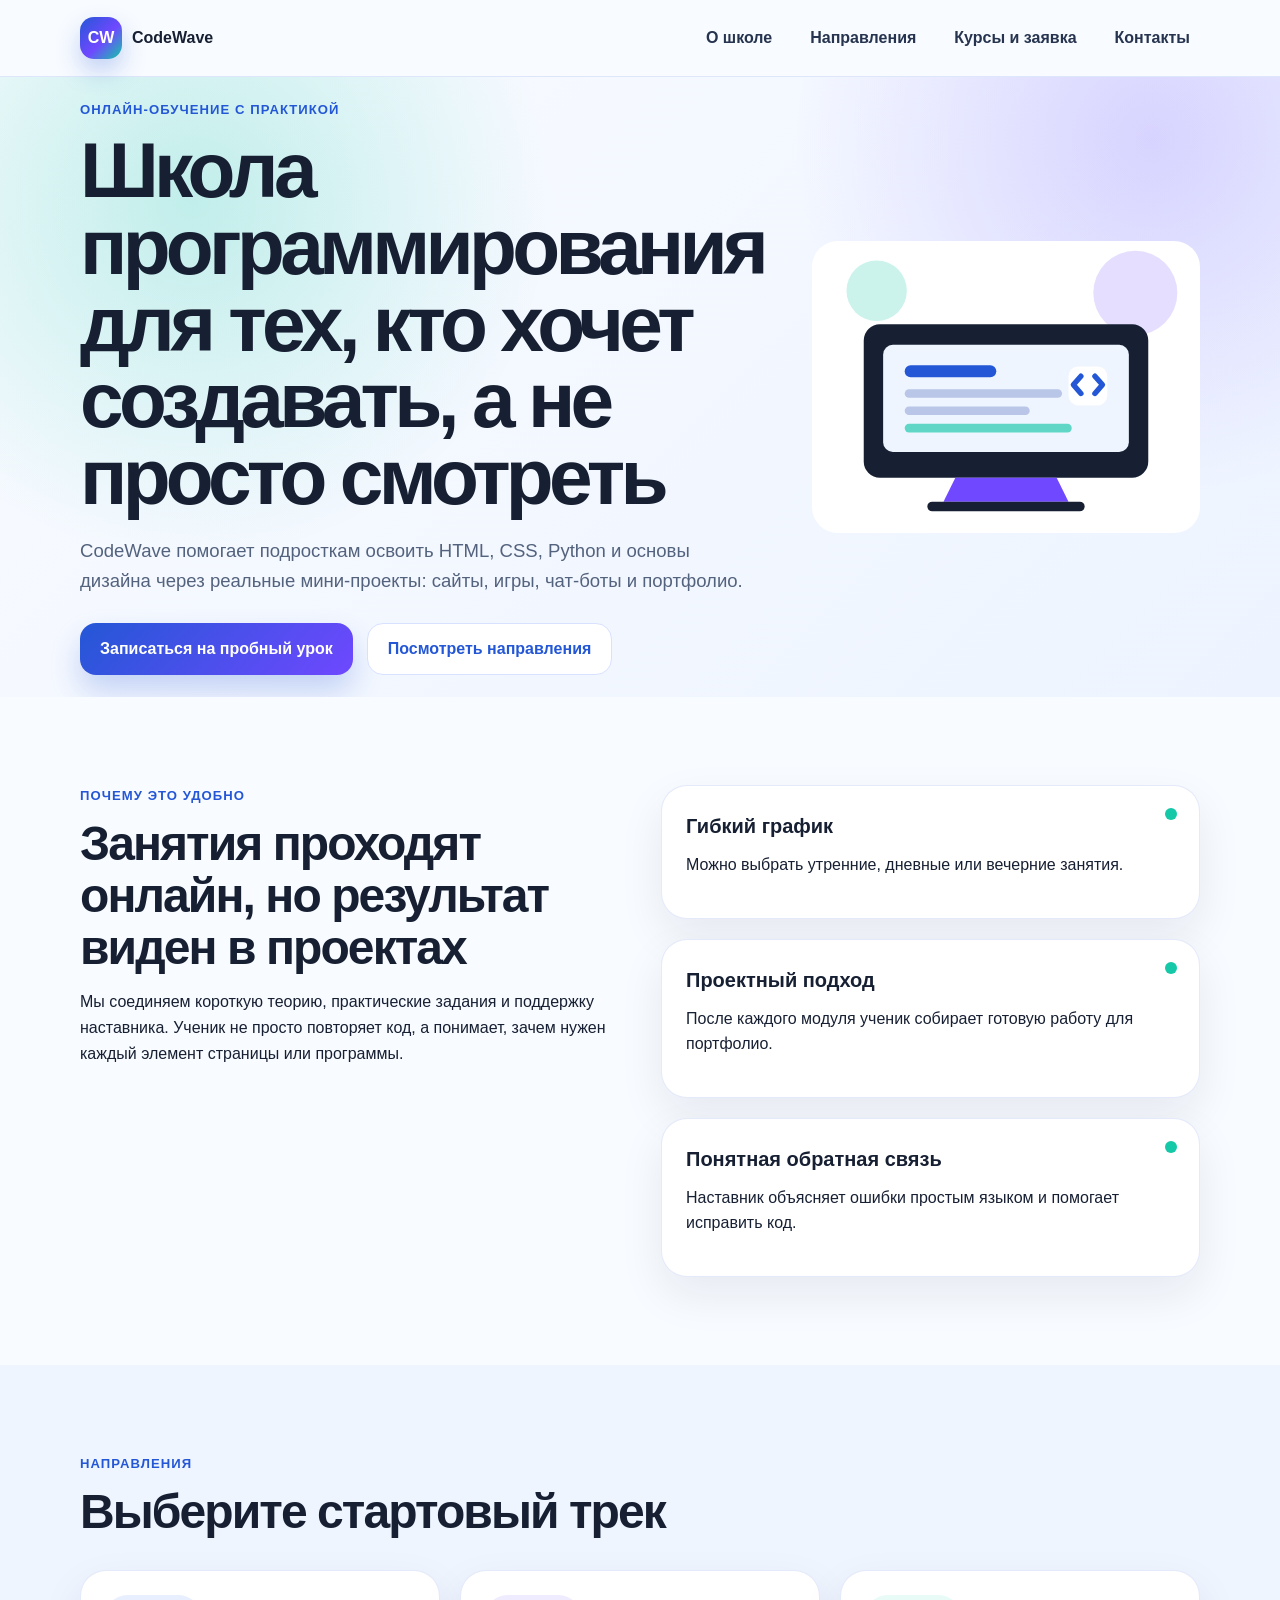
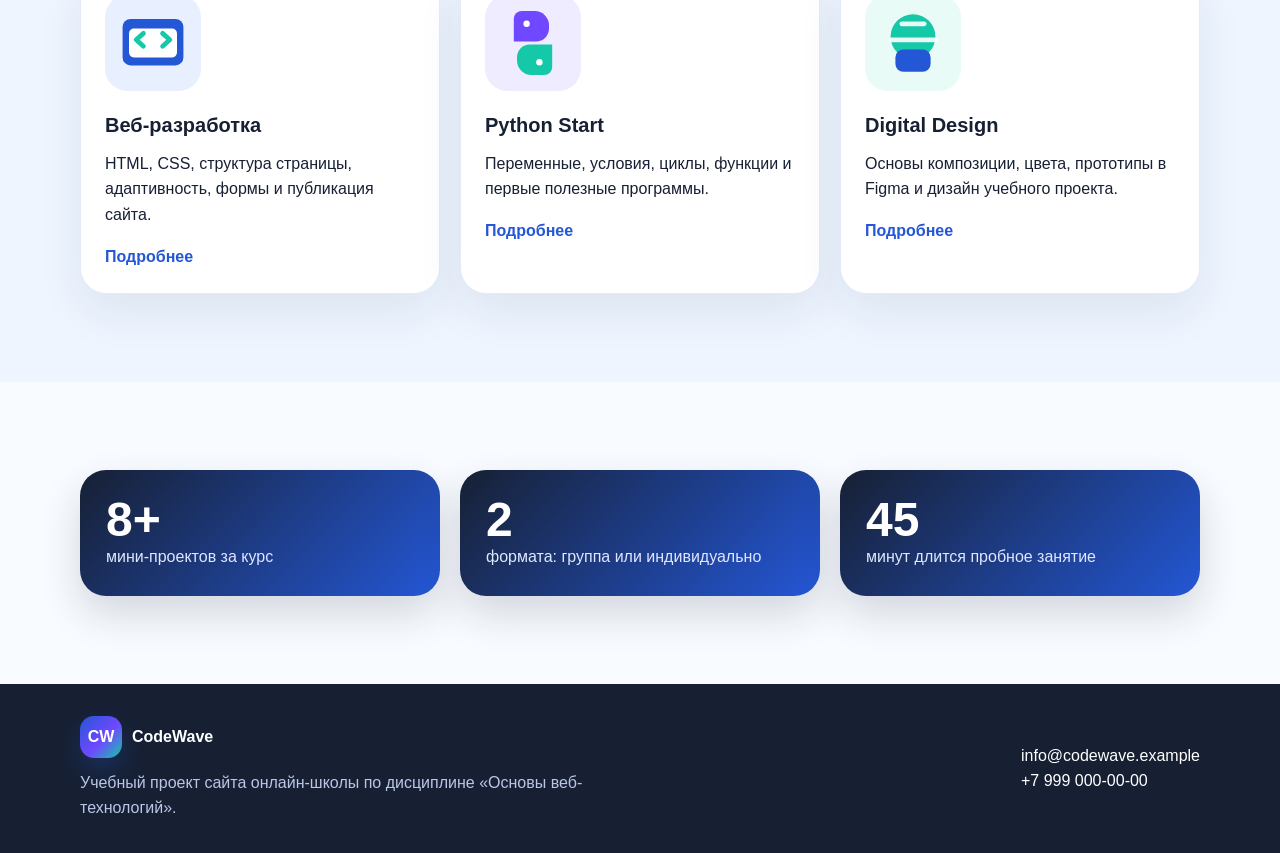
<file: index.html>
<!DOCTYPE html>
<html lang="ru">
<head>
  <meta charset="UTF-8">
  <meta name="viewport" content="width=device-width, initial-scale=1.0">
  <meta name="description" content="CodeWave — онлайн-школа программирования и цифровых навыков для подростков.">
  <title>CodeWave — онлайн-школа программирования</title>
  <link rel="stylesheet" href="styles.css">
</head>
<body>
  <header class="site-header">
    <nav class="nav container" aria-label="Главная навигация">
      <a class="logo" href="index.html" aria-label="CodeWave, главная страница">
        <span class="logo__mark">CW</span>
        <span>CodeWave</span>
      </a>
      <ul class="nav__list">
        <li><a href="#about">О школе</a></li>
        <li><a href="#programs">Направления</a></li>
        <li><a href="courses.html">Курсы и заявка</a></li>
        <li><a href="#contacts">Контакты</a></li>
      </ul>
    </nav>
  </header>

  <main>
    <section class="hero">
      <div class="container hero__grid">
        <div class="hero__content">
          <p class="eyebrow">Онлайн-обучение с практикой</p>
          <h1>Школа программирования для тех, кто хочет создавать, а не просто смотреть</h1>
          <p class="hero__text">CodeWave помогает подросткам освоить HTML, CSS, Python и основы дизайна через реальные мини‑проекты: сайты, игры, чат‑боты и портфолио.</p>
          <div class="hero__actions">
            <a class="button button--primary" href="courses.html#form">Записаться на пробный урок</a>
            <a class="button button--ghost" href="#programs">Посмотреть направления</a>
          </div>
        </div>
        <picture class="hero__image">
          <source srcset="assets/student-workspace.svg" media="(min-width: 700px)">
          <img src="assets/student-workspace.svg" alt="Рабочее место ученика онлайн-школы с ноутбуком и учебными карточками" width="560" height="420">
        </picture>
      </div>
    </section>

    <section class="section" id="about">
      <div class="container section__grid">
        <div>
          <p class="eyebrow">Почему это удобно</p>
          <h2>Занятия проходят онлайн, но результат виден в проектах</h2>
          <p>Мы соединяем короткую теорию, практические задания и поддержку наставника. Ученик не просто повторяет код, а понимает, зачем нужен каждый элемент страницы или программы.</p>
        </div>
        <div class="feature-list" aria-label="Преимущества школы">
          <article class="feature-card">
            <h3>Гибкий график</h3>
            <p>Можно выбрать утренние, дневные или вечерние занятия.</p>
          </article>
          <article class="feature-card">
            <h3>Проектный подход</h3>
            <p>После каждого модуля ученик собирает готовую работу для портфолио.</p>
          </article>
          <article class="feature-card">
            <h3>Понятная обратная связь</h3>
            <p>Наставник объясняет ошибки простым языком и помогает исправить код.</p>
          </article>
        </div>
      </div>
    </section>

    <section class="section section--soft" id="programs">
      <div class="container">
        <div class="section__head">
          <p class="eyebrow">Направления</p>
          <h2>Выберите стартовый трек</h2>
        </div>
        <div class="cards">
          <article class="course-card">
            <img src="assets/web-course.svg" alt="Иконка курса по веб-разработке" width="96" height="96">
            <h3>Веб-разработка</h3>
            <p>HTML, CSS, структура страницы, адаптивность, формы и публикация сайта.</p>
            <a href="courses.html#web">Подробнее</a>
          </article>
          <article class="course-card">
            <img src="assets/python-course.svg" alt="Иконка курса Python" width="96" height="96">
            <h3>Python Start</h3>
            <p>Переменные, условия, циклы, функции и первые полезные программы.</p>
            <a href="courses.html#python">Подробнее</a>
          </article>
          <article class="course-card">
            <img src="assets/design-course.svg" alt="Иконка курса по цифровому дизайну" width="96" height="96">
            <h3>Digital Design</h3>
            <p>Основы композиции, цвета, прототипы в Figma и дизайн учебного проекта.</p>
            <a href="courses.html#design">Подробнее</a>
          </article>
        </div>
      </div>
    </section>

    <section class="section">
      <div class="container stats">
        <div class="stat"><strong>8+</strong><span>мини-проектов за курс</span></div>
        <div class="stat"><strong>2</strong><span>формата: группа или индивидуально</span></div>
        <div class="stat"><strong>45</strong><span>минут длится пробное занятие</span></div>
      </div>
    </section>
  </main>

  <footer class="site-footer" id="contacts">
    <div class="container footer__grid">
      <div>
        <a class="logo logo--footer" href="index.html"><span class="logo__mark">CW</span><span>CodeWave</span></a>
        <p>Учебный проект сайта онлайн-школы по дисциплине «Основы веб-технологий».</p>
      </div>
      <address>
        <a href="mailto:info@codewave.example">info@codewave.example</a><br>
        <a href="tel:+79990000000">+7 999 000-00-00</a>
      </address>
    </div>
  </footer>
</body>
</html>
</file>
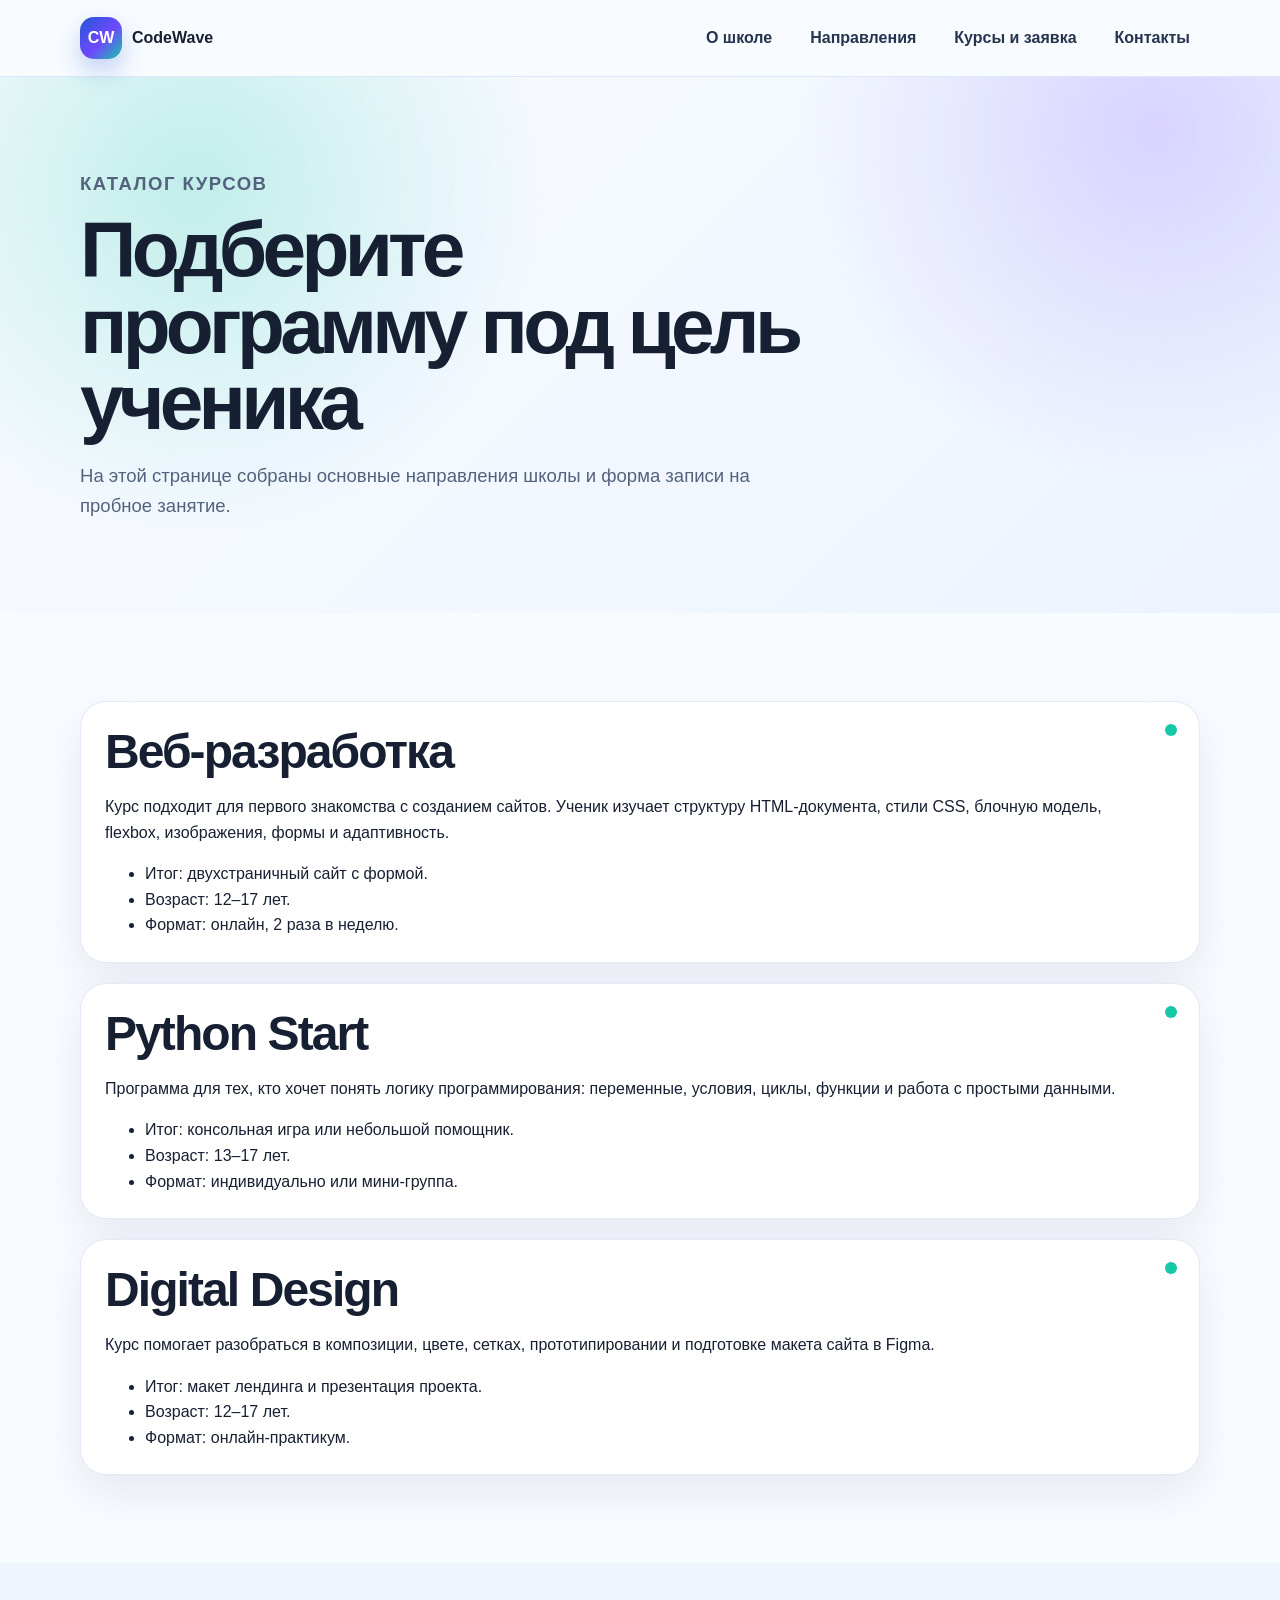
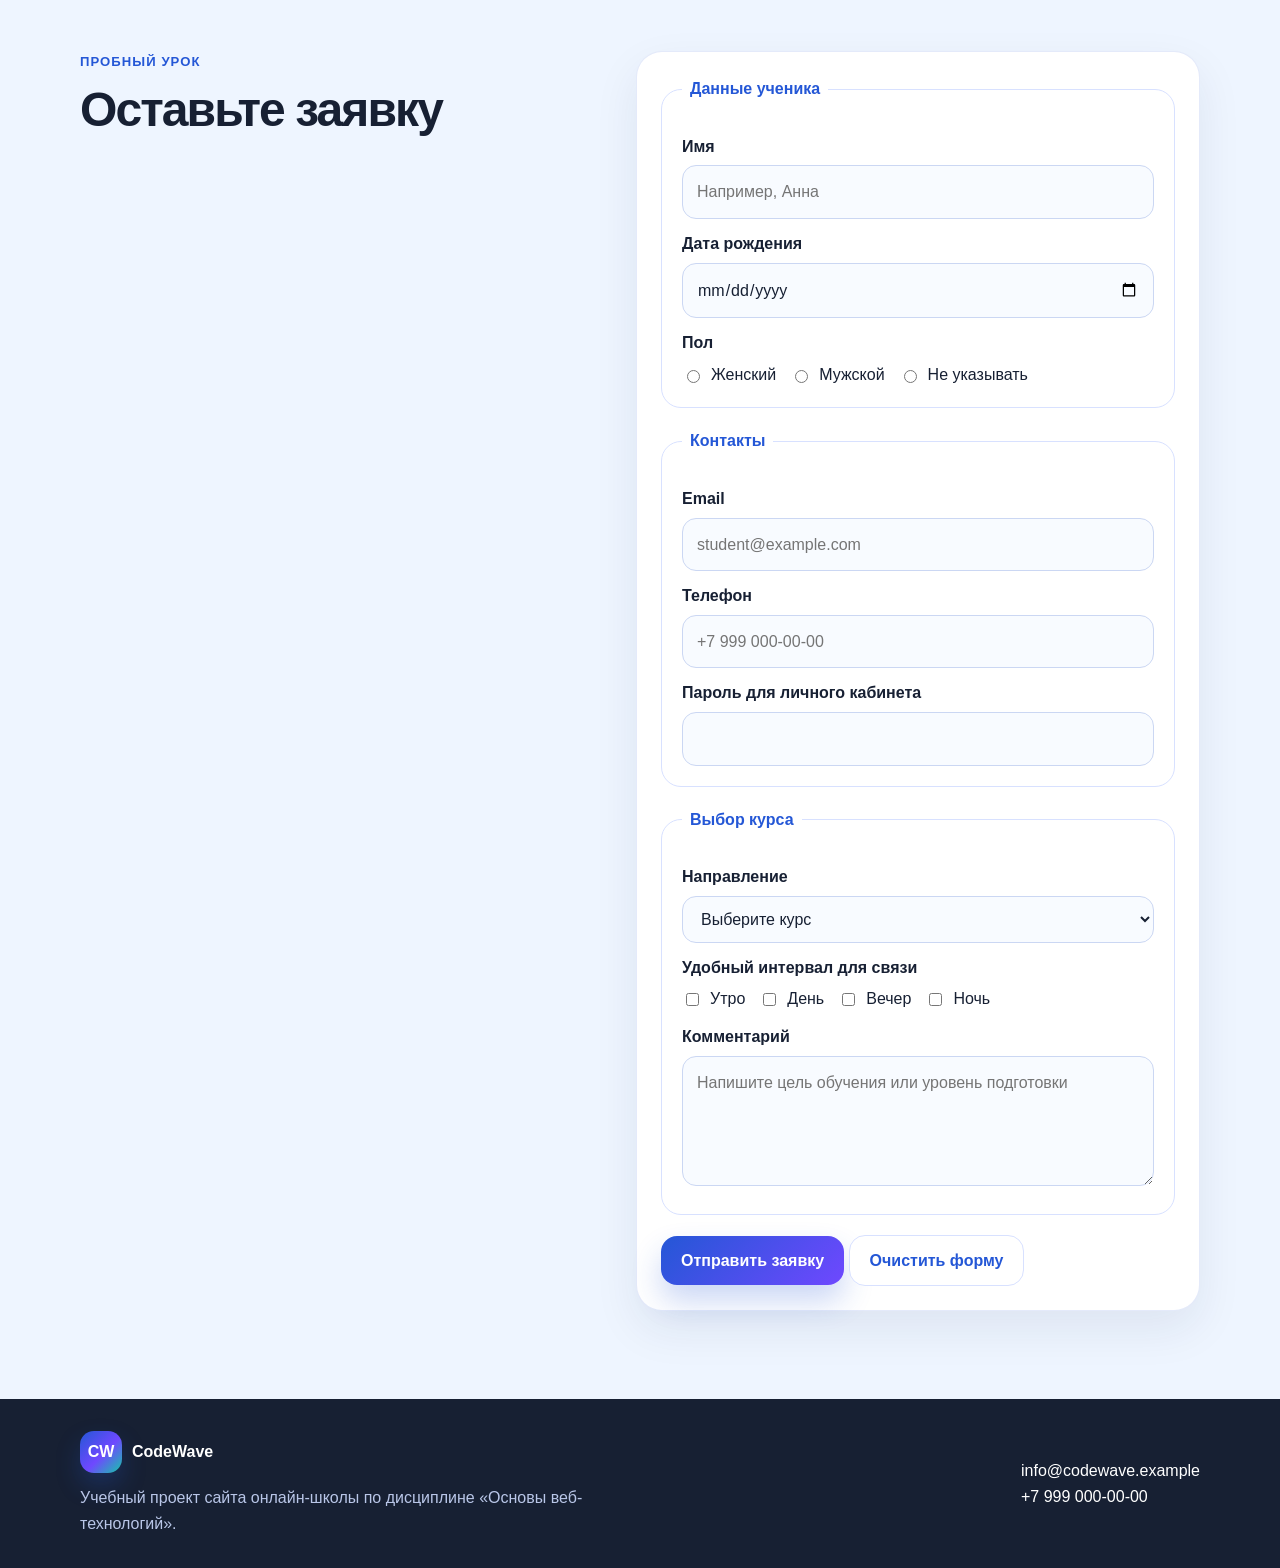
<file: courses.html>
<!DOCTYPE html>
<html lang="ru">
<head>
  <meta charset="UTF-8">
  <meta name="viewport" content="width=device-width, initial-scale=1.0">
  <meta name="description" content="Курсы CodeWave: веб-разработка, Python и цифровой дизайн. Форма записи на пробный урок.">
  <title>Курсы и заявка — CodeWave</title>
  <link rel="stylesheet" href="styles.css">
</head>
<body>
  <header class="site-header">
    <nav class="nav container" aria-label="Главная навигация">
      <a class="logo" href="index.html" aria-label="CodeWave, главная страница">
        <span class="logo__mark">CW</span>
        <span>CodeWave</span>
      </a>
      <ul class="nav__list">
        <li><a href="index.html#about">О школе</a></li>
        <li><a href="index.html#programs">Направления</a></li>
        <li><a href="courses.html">Курсы и заявка</a></li>
        <li><a href="#form">Контакты</a></li>
      </ul>
    </nav>
  </header>

  <main>
    <section class="page-hero">
      <div class="container">
        <p class="eyebrow">Каталог курсов</p>
        <h1>Подберите программу под цель ученика</h1>
        <p>На этой странице собраны основные направления школы и форма записи на пробное занятие.</p>
      </div>
    </section>

    <section class="section">
      <div class="container course-table">
        <article class="program" id="web">
          <h2>Веб-разработка</h2>
          <p>Курс подходит для первого знакомства с созданием сайтов. Ученик изучает структуру HTML-документа, стили CSS, блочную модель, flexbox, изображения, формы и адаптивность.</p>
          <ul>
            <li>Итог: двухстраничный сайт с формой.</li>
            <li>Возраст: 12–17 лет.</li>
            <li>Формат: онлайн, 2 раза в неделю.</li>
          </ul>
        </article>
        <article class="program" id="python">
          <h2>Python Start</h2>
          <p>Программа для тех, кто хочет понять логику программирования: переменные, условия, циклы, функции и работа с простыми данными.</p>
          <ul>
            <li>Итог: консольная игра или небольшой помощник.</li>
            <li>Возраст: 13–17 лет.</li>
            <li>Формат: индивидуально или мини-группа.</li>
          </ul>
        </article>
        <article class="program" id="design">
          <h2>Digital Design</h2>
          <p>Курс помогает разобраться в композиции, цвете, сетках, прототипировании и подготовке макета сайта в Figma.</p>
          <ul>
            <li>Итог: макет лендинга и презентация проекта.</li>
            <li>Возраст: 12–17 лет.</li>
            <li>Формат: онлайн-практикум.</li>
          </ul>
        </article>
      </div>
    </section>

    <section class="section section--soft" id="form">
      <div class="container form-layout">
        <div>
          <p class="eyebrow">Пробный урок</p>
          <h2>Оставьте заявку</h2>
          <p></p>
        </div>
        <form class="signup-form" action="#" method="post">
          <fieldset>
            <legend>Данные ученика</legend>
            <label for="name">Имя</label>
            <input type="text" id="name" name="name" placeholder="Например, Анна" required>

            <label for="birthdate">Дата рождения</label>
            <input type="date" id="birthdate" name="birthdate" required>

            <span class="label-text">Пол</span>
            <div class="inline-group">
              <label><input type="radio" name="gender" value="female" required> Женский</label>
              <label><input type="radio" name="gender" value="male"> Мужской</label>
              <label><input type="radio" name="gender" value="other"> Не указывать</label>
            </div>
          </fieldset>

          <fieldset>
            <legend>Контакты</legend>
            <label for="email">Email</label>
            <input type="email" id="email" name="email" placeholder="student@example.com" required>

            <label for="phone">Телефон</label>
            <input type="tel" id="phone" name="phone" placeholder="+7 999 000-00-00" required>

            <label for="password">Пароль для личного кабинета</label>
            <input type="password" id="password" name="password" minlength="6" required>
          </fieldset>

          <fieldset>
            <legend>Выбор курса</legend>
            <label for="course">Направление</label>
            <select id="course" name="course" required>
              <option value="">Выберите курс</option>
              <option value="web">Веб-разработка</option>
              <option value="python">Python Start</option>
              <option value="design">Digital Design</option>
            </select>

            <span class="label-text">Удобный интервал для связи</span>
            <div class="inline-group inline-group--wrap">
              <label><input type="checkbox" name="time" value="morning"> Утро</label>
              <label><input type="checkbox" name="time" value="day"> День</label>
              <label><input type="checkbox" name="time" value="evening"> Вечер</label>
              <label><input type="checkbox" name="time" value="night"> Ночь</label>
            </div>

            <label for="comment">Комментарий</label>
            <textarea id="comment" name="comment" rows="4" placeholder="Напишите цель обучения или уровень подготовки"></textarea>
          </fieldset>

          <button class="button button--primary" type="submit">Отправить заявку</button>
          <button class="button button--ghost" type="reset">Очистить форму</button>
        </form>
      </div>
    </section>

 

  <footer class="site-footer">
    <div class="container footer__grid">
      <div>
        <a class="logo logo--footer" href="index.html"><span class="logo__mark">CW</span><span>CodeWave</span></a>
        <p>Учебный проект сайта онлайн-школы по дисциплине «Основы веб-технологий».</p>
      </div>
      <address>
        <a href="mailto:info@codewave.example">info@codewave.example</a><br>
        <a href="tel:+79990000000">+7 999 000-00-00</a>
      </address>
    </div>
  </footer>
</body>
</html>
</file>
<file: styles.css>
* {
  box-sizing: border-box;
}

html {
  scroll-behavior: smooth;
}

body {
  min-height: 100vh;
  margin: 0;
  display: flex;
  flex-direction: column;
  font-family: Arial, Helvetica, sans-serif;
  color: #172033;
  background: #f8fbff;
  line-height: 1.6;
}

main {
  flex: 1;
}

img {
  max-width: 100%;
  height: auto;
  display: block;
}

a {
  color: #2457d6;
  text-decoration: none;
  transition: color 0.2s ease, transform 0.2s ease;
}

a:hover,
a:focus {
  color: #10358f;
}

.container {
  width: min(1120px, calc(100% - 32px));
  margin: 0 auto;
}

.site-header {
  position: sticky;
  top: 0;
  z-index: 10;
  background: rgba(248, 251, 255, 0.92);
  backdrop-filter: blur(14px);
  border-bottom: 1px solid rgba(36, 87, 214, 0.12);
}

.nav {
  min-height: 76px;
  display: flex;
  align-items: center;
  justify-content: space-between;
  gap: 24px;
}

.logo {
  display: inline-flex;
  align-items: center;
  gap: 10px;
  font-weight: 800;
  color: #172033;
}

.logo:hover {
  transform: translateY(-2px);
}

.logo__mark {
  width: 42px;
  height: 42px;
  display: grid;
  place-items: center;
  border-radius: 14px;
  color: #ffffff;
  background: linear-gradient(135deg, #2457d6, #6f48ff 55%, #14c8a8);
  box-shadow: 0 12px 24px rgba(36, 87, 214, 0.26);
}

.nav__list {
  margin: 0;
  padding: 0;
  display: flex;
  align-items: center;
  gap: 18px;
  list-style: none;
  flex-wrap: wrap;
}

.nav__list a {
  padding: 8px 10px;
  border-radius: 999px;
  font-weight: 700;
  color: #26344f;
}

.nav__list a:hover,
.nav__list a:focus {
  background: #e8efff;
}

.hero,
.page-hero {
  overflow: hidden;
  background:
    radial-gradient(circle at 15% 20%, rgba(20, 200, 168, 0.24), transparent 30%),
    radial-gradient(circle at 90% 10%, rgba(111, 72, 255, 0.20), transparent 28%),
    linear-gradient(135deg, #f9fbff 0%, #edf4ff 100%);
}

.hero__grid {
  min-height: 620px;
  display: flex;
  align-items: center;
  justify-content: space-between;
  gap: 48px;
}

.hero__content {
  flex: 1 1 520px;
}

.hero__image {
  flex: 1 1 430px;
  animation: float 5s ease-in-out infinite;
}

@keyframes float {
  0%, 100% {
    transform: translateY(0);
  }
  50% {
    transform: translateY(-14px);
  }
}

.eyebrow {
  margin: 0 0 12px;
  color: #2457d6;
  font-weight: 800;
  text-transform: uppercase;
  letter-spacing: 0.08em;
  font-size: 0.82rem;
}

h1,
h2,
h3,
p {
  margin-top: 0;
}

h1 {
  max-width: 760px;
  margin-bottom: 20px;
  font-size: clamp(2.3rem, 7vw, 4.9rem);
  line-height: 0.98;
  letter-spacing: -0.06em;
}

h2 {
  margin-bottom: 16px;
  font-size: clamp(1.8rem, 4vw, 3rem);
  line-height: 1.08;
  letter-spacing: -0.04em;
}

h3 {
  margin-bottom: 10px;
  font-size: 1.25rem;
}

.hero__text,
.page-hero p {
  max-width: 680px;
  color: #53627d;
  font-size: 1.16rem;
}

.hero__actions {
  margin-top: 28px;
  display: flex;
  gap: 14px;
  flex-wrap: wrap;
}

.button {
  display: inline-flex;
  align-items: center;
  justify-content: center;
  min-height: 48px;
  padding: 12px 20px;
  border: 0;
  border-radius: 16px;
  font: inherit;
  font-weight: 800;
  cursor: pointer;
  transition: transform 0.2s ease, box-shadow 0.2s ease, background-color 0.2s ease;
}

.button:hover,
.button:focus {
  transform: translateY(-3px);
}

.button--primary {
  color: #ffffff;
  background: linear-gradient(135deg, #2457d6, #6f48ff);
  box-shadow: 0 16px 30px rgba(36, 87, 214, 0.24);
}

.button--ghost {
  color: #2457d6;
  background: #ffffff;
  border: 1px solid #d8e1ff;
}

.section {
  padding: 88px 0;
}

.section--soft {
  background: #eef5ff;
}

.section__grid,
.form-layout {
  display: flex;
  align-items: flex-start;
  justify-content: space-between;
  gap: 42px;
}

.section__grid > * {
  flex: 1;
}

.section__head {
  max-width: 700px;
  margin-bottom: 32px;
}

.feature-list,
.cards,
.course-table {
  display: flex;
  gap: 20px;
}

.feature-list {
  flex-direction: column;
}

.feature-card,
.course-card,
.program,
.signup-form {
  position: relative;
  padding: 24px;
  border: 1px solid rgba(36, 87, 214, 0.12);
  border-radius: 26px;
  background: #ffffff;
  box-shadow: 0 18px 45px rgba(22, 39, 74, 0.08);
}

.feature-card::before,
.program::before {
  content: "";
  position: absolute;
  top: 22px;
  right: 22px;
  width: 12px;
  height: 12px;
  border-radius: 50%;
  background: #14c8a8;
}

.cards {
  align-items: stretch;
  flex-wrap: wrap;
}

.course-card {
  flex: 1 1 270px;
  transition: transform 0.25s ease, box-shadow 0.25s ease;
}

.course-card:hover {
  transform: translateY(-8px) scale(1.01);
  box-shadow: 0 24px 56px rgba(22, 39, 74, 0.13);
}

.course-card img {
  margin-bottom: 18px;
}

.course-card a {
  font-weight: 800;
}

.stats {
  display: flex;
  gap: 20px;
  flex-wrap: wrap;
}

.stat {
  flex: 1 1 240px;
  padding: 26px;
  border-radius: 26px;
  color: #ffffff;
  background: linear-gradient(135deg, #172033, #2457d6);
  box-shadow: 0 18px 40px rgba(23, 32, 51, 0.16);
}

.stat strong {
  display: block;
  font-size: 3rem;
  line-height: 1;
}

.stat span {
  color: #dfe7ff;
}

.page-hero {
  padding: 92px 0 74px;
}

.course-table {
  flex-direction: column;
}

.program {
  padding-right: 58px;
}

.program ul {
  margin-bottom: 0;
}

.form-layout > div,
.form-layout > form {
  flex: 1;
}

.signup-form fieldset {
  margin: 0 0 20px;
  padding: 20px;
  border: 1px solid #d8e1ff;
  border-radius: 20px;
}

.signup-form legend {
  padding: 0 8px;
  color: #2457d6;
  font-weight: 800;
}

.signup-form label,
.label-text {
  display: block;
  margin: 12px 0 6px;
  font-weight: 700;
}

.signup-form input,
.signup-form select,
.signup-form textarea {
  width: 100%;
  padding: 13px 14px;
  border: 1px solid #cbd7f3;
  border-radius: 14px;
  color: #172033;
  background: #f8fbff;
  font: inherit;
}

.signup-form input:focus,
.signup-form select:focus,
.signup-form textarea:focus {
  outline: 3px solid rgba(36, 87, 214, 0.18);
  border-color: #2457d6;
}

.inline-group {
  display: flex;
  gap: 14px;
}

.inline-group--wrap {
  flex-wrap: wrap;
}

.inline-group label {
  display: inline-flex;
  align-items: center;
  gap: 8px;
  margin: 0;
  font-weight: 400;
}

.inline-group input {
  width: auto;
}

.sources ol {
  padding-left: 22px;
}

.site-footer {
  padding: 32px 0;
  color: #dfe7ff;
  background: #172033;
}

.footer__grid {
  display: flex;
  align-items: center;
  justify-content: space-between;
  gap: 24px;
}

.logo--footer,
.site-footer a {
  color: #ffffff;
}

.site-footer p {
  max-width: 520px;
  margin: 12px 0 0;
  color: #b9c6e8;
}

address {
  font-style: normal;
}

@media (max-width: 820px) {
  .nav,
  .hero__grid,
  .section__grid,
  .form-layout,
  .footer__grid {
    flex-direction: column;
    align-items: flex-start;
  }

  .nav {
    padding: 14px 0;
  }

  .hero__grid {
    min-height: auto;
    padding: 76px 0;
  }

  .section {
    padding: 58px 0;
  }

  .inline-group {
    flex-direction: column;
    gap: 8px;
  }
}

/* Дополнительная адаптация под планшеты и мобильные устройства */
@media (max-width: 1024px) {
  .container {
    width: min(100% - 28px, 920px);
  }

  .hero__grid {
    gap: 32px;
  }

  .hero__image {
    flex-basis: 360px;
  }

  .cards {
    gap: 16px;
  }

  .course-card {
    flex-basis: calc(50% - 16px);
  }
}

@media (max-width: 768px) {
  body {
    font-size: 16px;
  }

  .container {
    width: min(100% - 24px, 720px);
  }

  .site-header {
    position: static;
  }

  .nav {
    width: 100%;
    min-height: auto;
    gap: 14px;
  }

  .logo {
    width: 100%;
    justify-content: center;
  }

  .nav__list {
    width: 100%;
    justify-content: center;
    gap: 8px;
  }

  .nav__list li {
    flex: 1 1 145px;
  }

  .nav__list a {
    display: block;
    width: 100%;
    padding: 10px 8px;
    text-align: center;
    background: #ffffff;
    border: 1px solid #d8e1ff;
  }

  .hero__grid {
    padding: 54px 0;
    text-align: center;
  }

  .hero__content,
  .hero__image,
  .section__grid > *,
  .form-layout > div,
  .form-layout > form {
    width: 100%;
    flex-basis: auto;
  }

  .hero__text,
  .page-hero p,
  .section__head,
  .site-footer p {
    max-width: none;
  }

  .hero__actions {
    justify-content: center;
  }

  .button {
    width: 100%;
  }

  .hero__image img {
    max-width: 420px;
    margin: 0 auto;
  }

  .page-hero {
    padding: 58px 0 48px;
    text-align: center;
  }

  .section {
    padding: 52px 0;
  }

  .cards,
  .stats {
    flex-direction: column;
  }

  .course-card,
  .stat {
    width: 100%;
    flex-basis: auto;
  }

  .course-card img {
    width: 82px;
    height: 82px;
  }

  .program,
  .feature-card,
  .course-card,
  .signup-form,
  .stat {
    border-radius: 22px;
  }

  .footer__grid {
    text-align: center;
    align-items: center;
  }
}

@media (max-width: 520px) {
  .container {
    width: min(100% - 18px, 480px);
  }

  h1 {
    font-size: clamp(2rem, 12vw, 3rem);
    line-height: 1.02;
    letter-spacing: -0.045em;
  }

  h2 {
    font-size: clamp(1.55rem, 9vw, 2.15rem);
  }

  .logo__mark {
    width: 38px;
    height: 38px;
    border-radius: 12px;
  }

  .nav__list li {
    flex-basis: 100%;
  }

  .hero__grid {
    padding: 42px 0;
  }

  .hero__image {
    animation: none;
  }

  .hero__image img {
    max-width: 300px;
  }

  .hero__text,
  .page-hero p {
    font-size: 1rem;
  }

  .hero__actions {
    gap: 10px;
  }

  .section {
    padding: 42px 0;
  }

  .feature-card,
  .course-card,
  .program,
  .signup-form,
  .stat {
    padding: 18px;
  }

  .program {
    padding-right: 42px;
  }

  .program::before,
  .feature-card::before {
    top: 18px;
    right: 18px;
  }

  .signup-form fieldset {
    padding: 14px;
    border-radius: 16px;
  }

  .signup-form input,
  .signup-form select,
  .signup-form textarea {
    min-height: 46px;
    padding: 11px 12px;
  }

  .stat strong {
    font-size: 2.4rem;
  }

  .sources ol {
    padding-left: 18px;
  }
}

@media (max-width: 360px) {
  .container {
    width: min(100% - 14px, 340px);
  }

  .feature-card,
  .course-card,
  .program,
  .signup-form,
  .stat {
    padding: 16px;
  }

  .button {
    padding: 11px 14px;
    border-radius: 14px;
  }
}

@media (prefers-reduced-motion: reduce) {
  *,
  *::before,
  *::after {
    scroll-behavior: auto;
    animation-duration: 0.01ms !important;
    animation-iteration-count: 1 !important;
    transition-duration: 0.01ms !important;
  }
}
</file>
